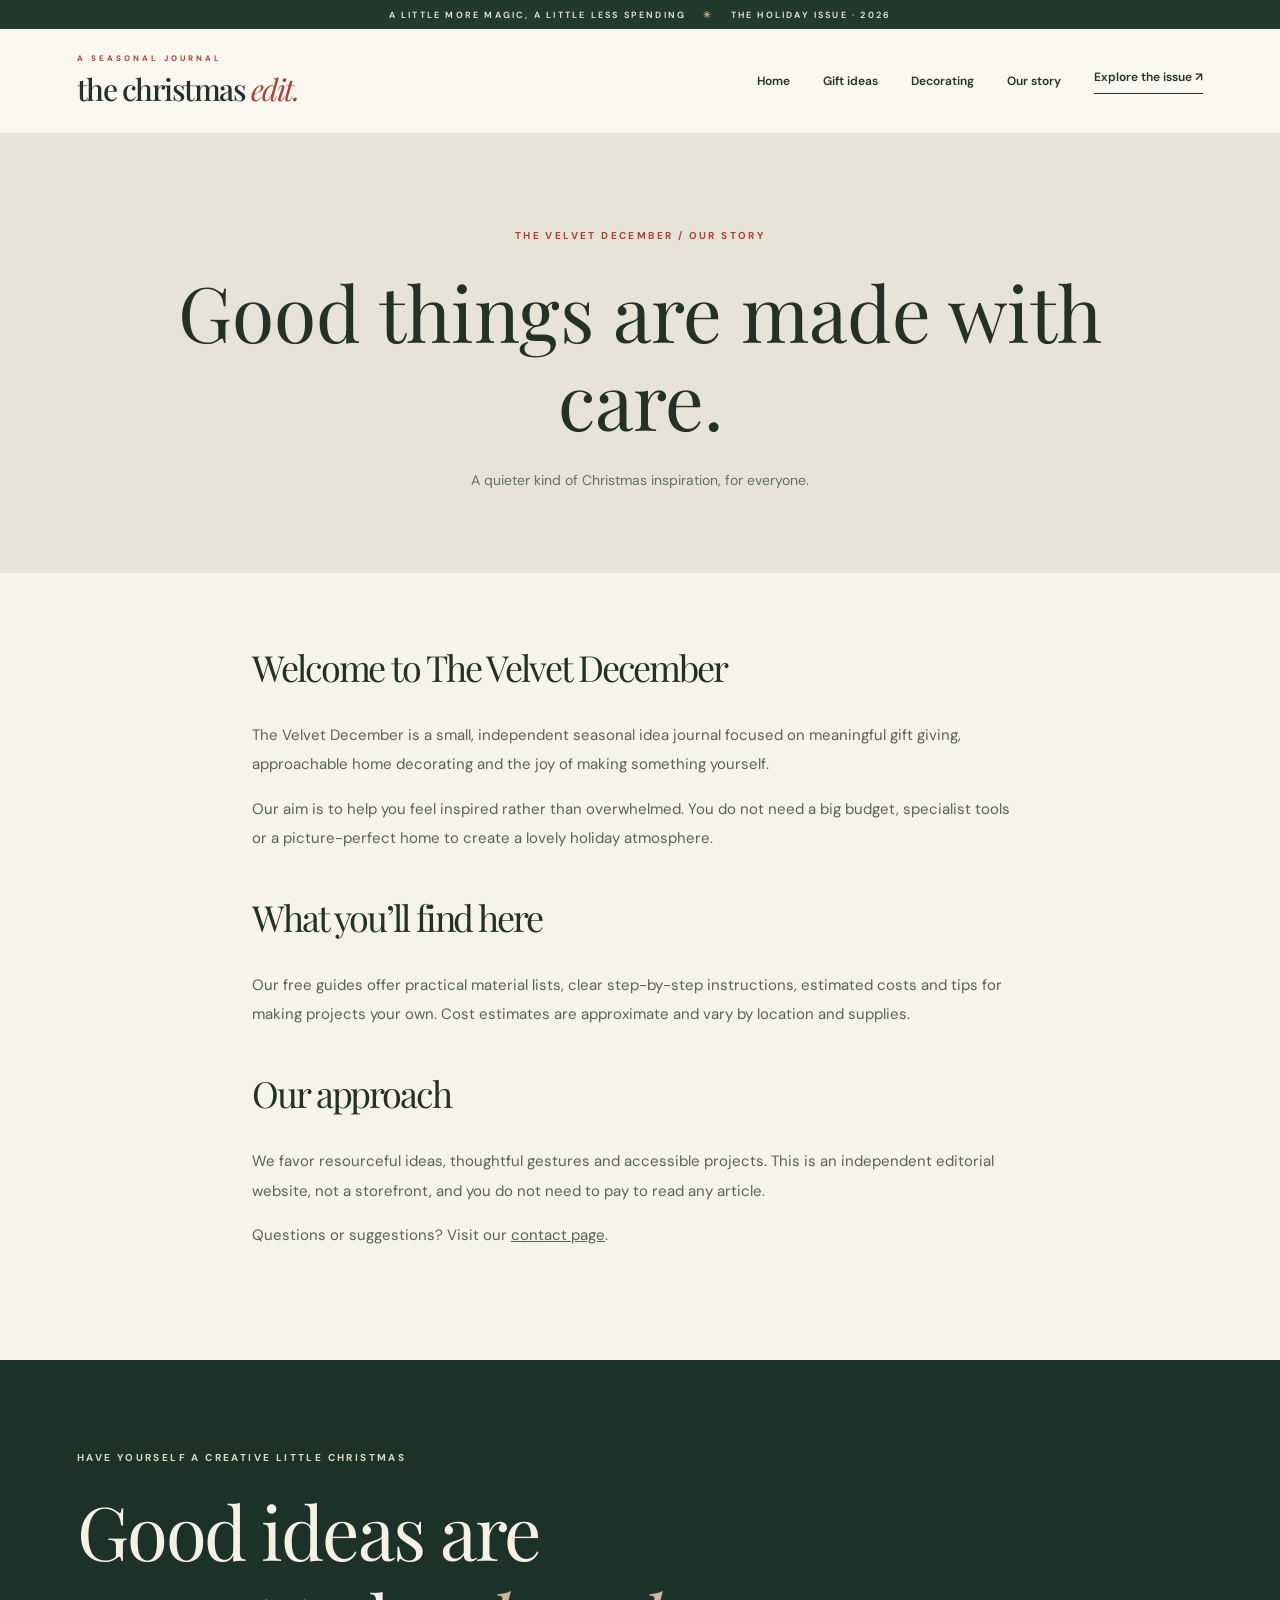
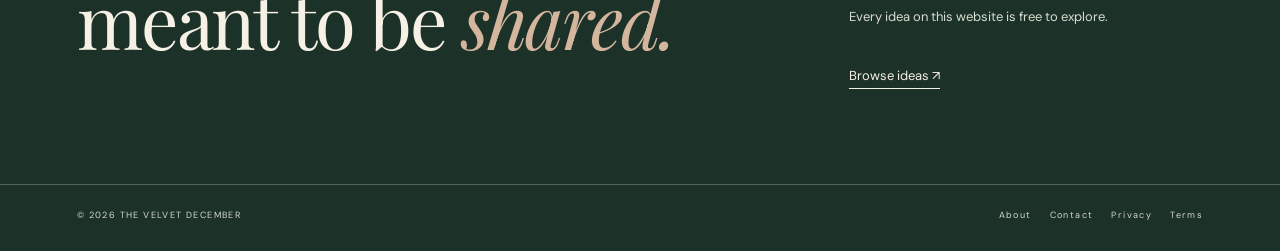
<file: about.html>
<!doctype html><html lang="en"><head><meta charset="utf-8"><meta name="viewport" content="width=device-width,initial-scale=1"><link rel="stylesheet" href="styles.css"><script defer src="script.js"></script><title>About us — The Velvet December</title><meta name="description" content="A quieter kind of Christmas inspiration, for everyone."></head><body><div class="topline">A LITTLE MORE MAGIC, A LITTLE LESS SPENDING <span>✳</span> THE HOLIDAY ISSUE · 2026</div><header class="site-header"><a class="logo" href="index.html"><span class="logo-kicker">A SEASONAL JOURNAL</span><strong>the christmas <em>edit.</em></strong></a><button class="nav-toggle" aria-label="Toggle menu" aria-expanded="false">☰</button><nav class="nav"><a href="index.html">Home</a><a href="index.html#explore">Gift ideas</a><a href="index.html#explore">Decorating</a><a href="about.html">Our story</a><a class="nav-feature" href="index.html#explore">Explore the issue ↗</a></nav></header><main><section class="page-hero"><span class="eyebrow">THE VELVET DECEMBER / OUR STORY</span><h1>Good things are made with care.</h1><p>A quieter kind of Christmas inspiration, for everyone.</p></section><div class="prose"><h2>Welcome to The Velvet December</h2><p>The Velvet December is a small, independent seasonal idea journal focused on meaningful gift giving, approachable home decorating and the joy of making something yourself.</p><p>Our aim is to help you feel inspired rather than overwhelmed. You do not need a big budget, specialist tools or a picture-perfect home to create a lovely holiday atmosphere.</p><h2>What you’ll find here</h2><p>Our free guides offer practical material lists, clear step-by-step instructions, estimated costs and tips for making projects your own. Cost estimates are approximate and vary by location and supplies.</p><h2>Our approach</h2><p>We favor resourceful ideas, thoughtful gestures and accessible projects. This is an independent editorial website, not a storefront, and you do not need to pay to read any article.</p><p>Questions or suggestions? Visit our <a href="contact.html">contact page</a>.</p></div></main><footer><div class="footer-grid wrap"><div><span class="eyebrow light">HAVE YOURSELF A CREATIVE LITTLE CHRISTMAS</span><h2>Good ideas are<br>meant to be <i>shared.</i></h2></div><div class="footer-right"><p>Every idea on this website is free to explore.</p><a href="index.html#explore">Browse ideas ↗</a></div></div><div class="footer-bottom wrap"><span>© <span id="year"></span> THE VELVET DECEMBER</span><div><a href="about.html">About</a><a href="contact.html">Contact</a><a href="privacy.html">Privacy</a><a href="terms.html">Terms</a></div></div></footer></body></html>
</file>
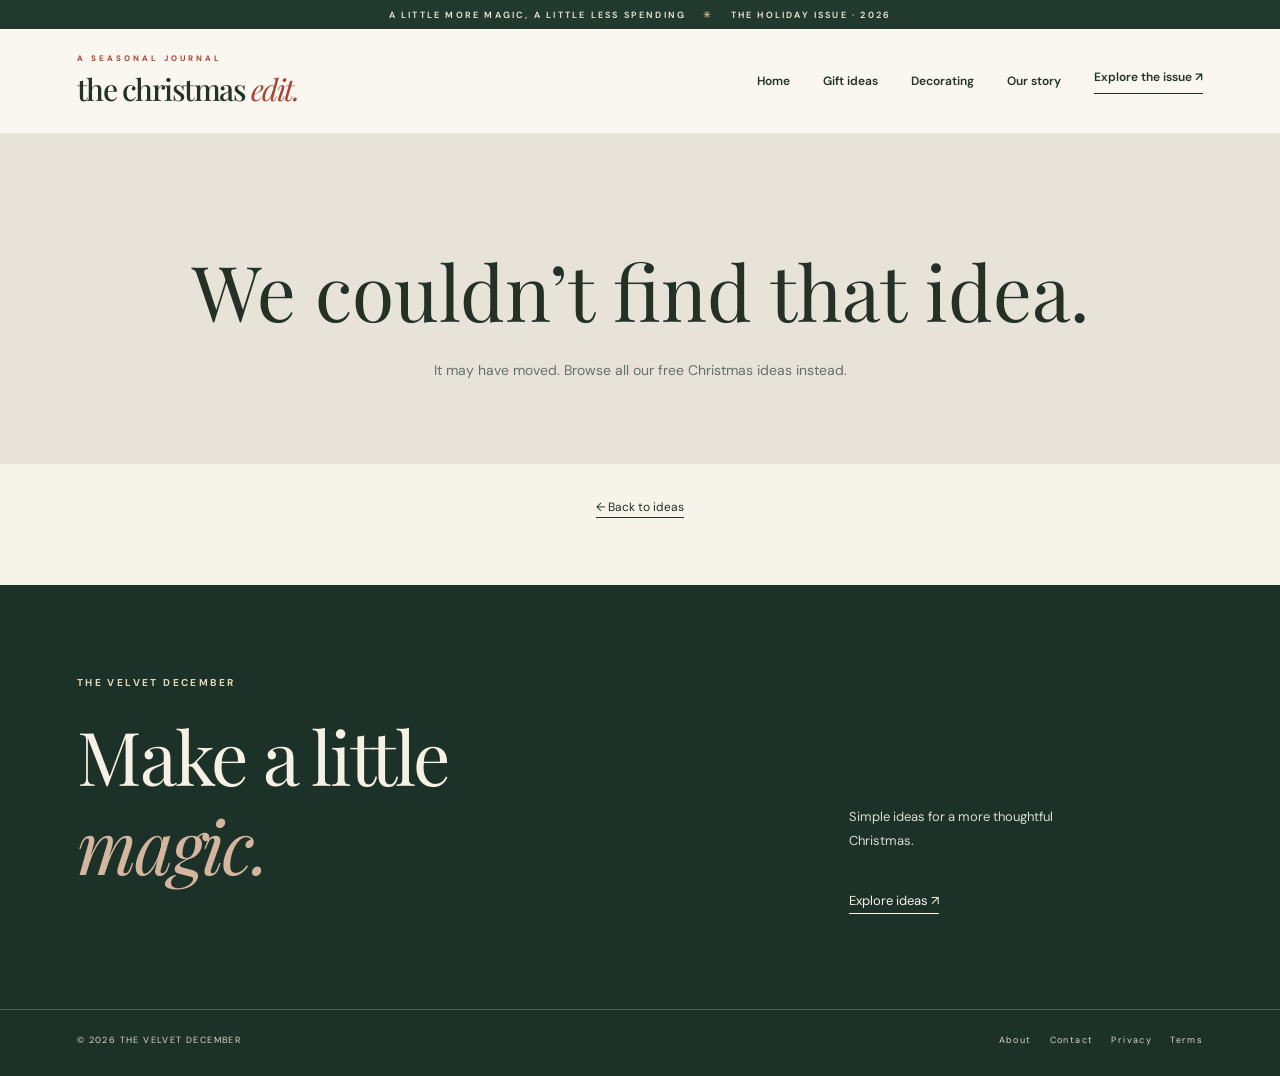
<file: article.html>
<!doctype html><html lang="en"><head><meta charset="utf-8"><meta name="viewport" content="width=device-width,initial-scale=1"><meta name="description" content="Free Christmas craft and gift instructions from The Velvet December."><title>Christmas Ideas — The Velvet December</title><link rel="stylesheet" href="styles.css"><script defer src="data.js"></script><script defer src="script.js"></script></head><body><div class="topline">A LITTLE MORE MAGIC, A LITTLE LESS SPENDING <span>✳</span> THE HOLIDAY ISSUE · 2026</div><header class="site-header"><a class="logo" href="index.html"><span class="logo-kicker">A SEASONAL JOURNAL</span><strong>the christmas <em>edit.</em></strong></a><button class="nav-toggle" aria-label="Toggle menu" aria-expanded="false">☰</button><nav class="nav"><a href="index.html">Home</a><a href="index.html#explore">Gift ideas</a><a href="index.html#explore">Decorating</a><a href="about.html">Our story</a><a class="nav-feature" href="index.html#explore">Explore the issue ↗</a></nav></header><main id="article-root"></main><footer><div class="footer-grid wrap"><div><span class="eyebrow light">THE VELVET DECEMBER</span><h2>Make a little<br><i>magic.</i></h2></div><div class="footer-right"><p>Simple ideas for a more thoughtful Christmas.</p><a href="index.html#explore">Explore ideas ↗</a></div></div><div class="footer-bottom wrap"><span>© <span id="year"></span> THE VELVET DECEMBER</span><div><a href="about.html">About</a><a href="contact.html">Contact</a><a href="privacy.html">Privacy</a><a href="terms.html">Terms</a></div></div></footer></body></html>
</file>
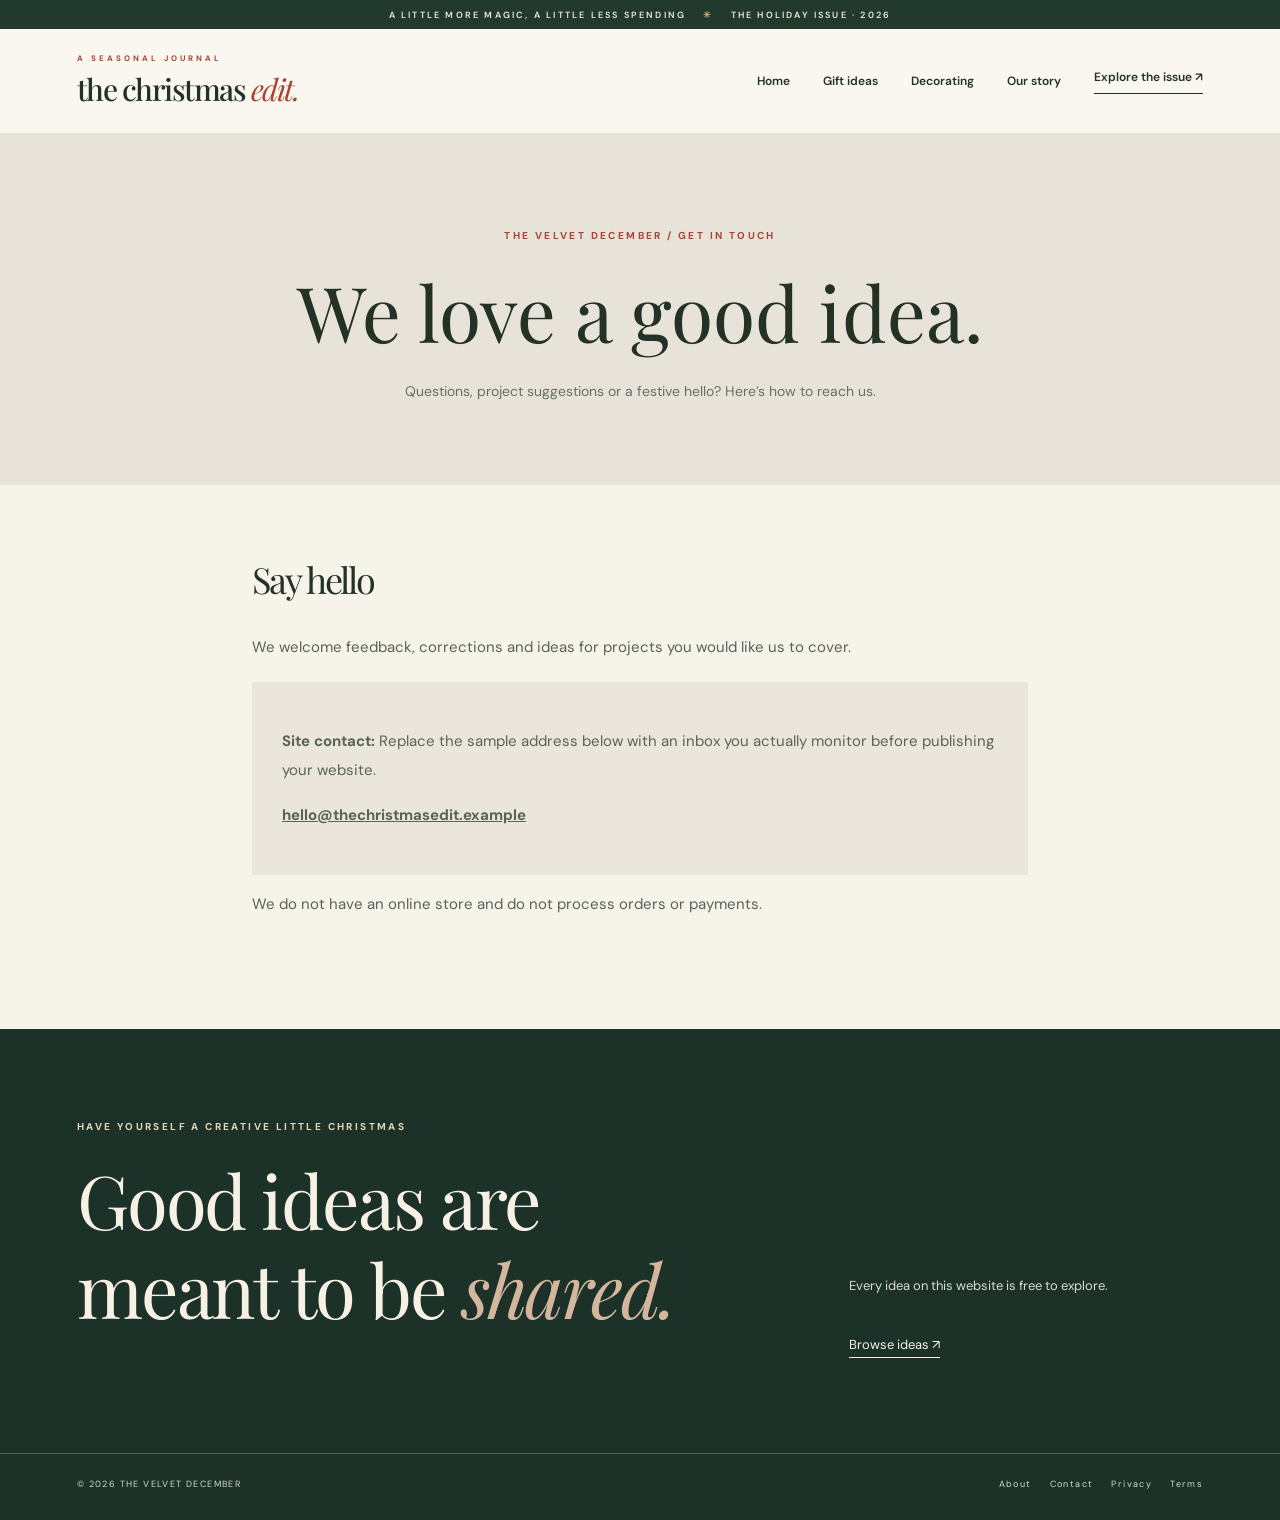
<file: contact.html>
<!doctype html><html lang="en"><head><meta charset="utf-8"><meta name="viewport" content="width=device-width,initial-scale=1"><link rel="stylesheet" href="styles.css"><script defer src="script.js"></script><title>Contact — The Velvet December</title><meta name="description" content="Questions, project suggestions or a festive hello? Here’s how to reach us."></head><body><div class="topline">A LITTLE MORE MAGIC, A LITTLE LESS SPENDING <span>✳</span> THE HOLIDAY ISSUE · 2026</div><header class="site-header"><a class="logo" href="index.html"><span class="logo-kicker">A SEASONAL JOURNAL</span><strong>the christmas <em>edit.</em></strong></a><button class="nav-toggle" aria-label="Toggle menu" aria-expanded="false">☰</button><nav class="nav"><a href="index.html">Home</a><a href="index.html#explore">Gift ideas</a><a href="index.html#explore">Decorating</a><a href="about.html">Our story</a><a class="nav-feature" href="index.html#explore">Explore the issue ↗</a></nav></header><main><section class="page-hero"><span class="eyebrow">THE VELVET DECEMBER / GET IN TOUCH</span><h1>We love a good idea.</h1><p>Questions, project suggestions or a festive hello? Here’s how to reach us.</p></section><div class="prose"><h2>Say hello</h2><p>We welcome feedback, corrections and ideas for projects you would like us to cover.</p><div class="contact-card"><p><strong>Site contact:</strong> Replace the sample address below with an inbox you actually monitor before publishing your website.</p><p><a href="mailto:hello@thechristmasedit.example">hello@thechristmasedit.example</a></p></div><p>We do not have an online store and do not process orders or payments.</p></div></main><footer><div class="footer-grid wrap"><div><span class="eyebrow light">HAVE YOURSELF A CREATIVE LITTLE CHRISTMAS</span><h2>Good ideas are<br>meant to be <i>shared.</i></h2></div><div class="footer-right"><p>Every idea on this website is free to explore.</p><a href="index.html#explore">Browse ideas ↗</a></div></div><div class="footer-bottom wrap"><span>© <span id="year"></span> THE VELVET DECEMBER</span><div><a href="about.html">About</a><a href="contact.html">Contact</a><a href="privacy.html">Privacy</a><a href="terms.html">Terms</a></div></div></footer></body></html>
</file>
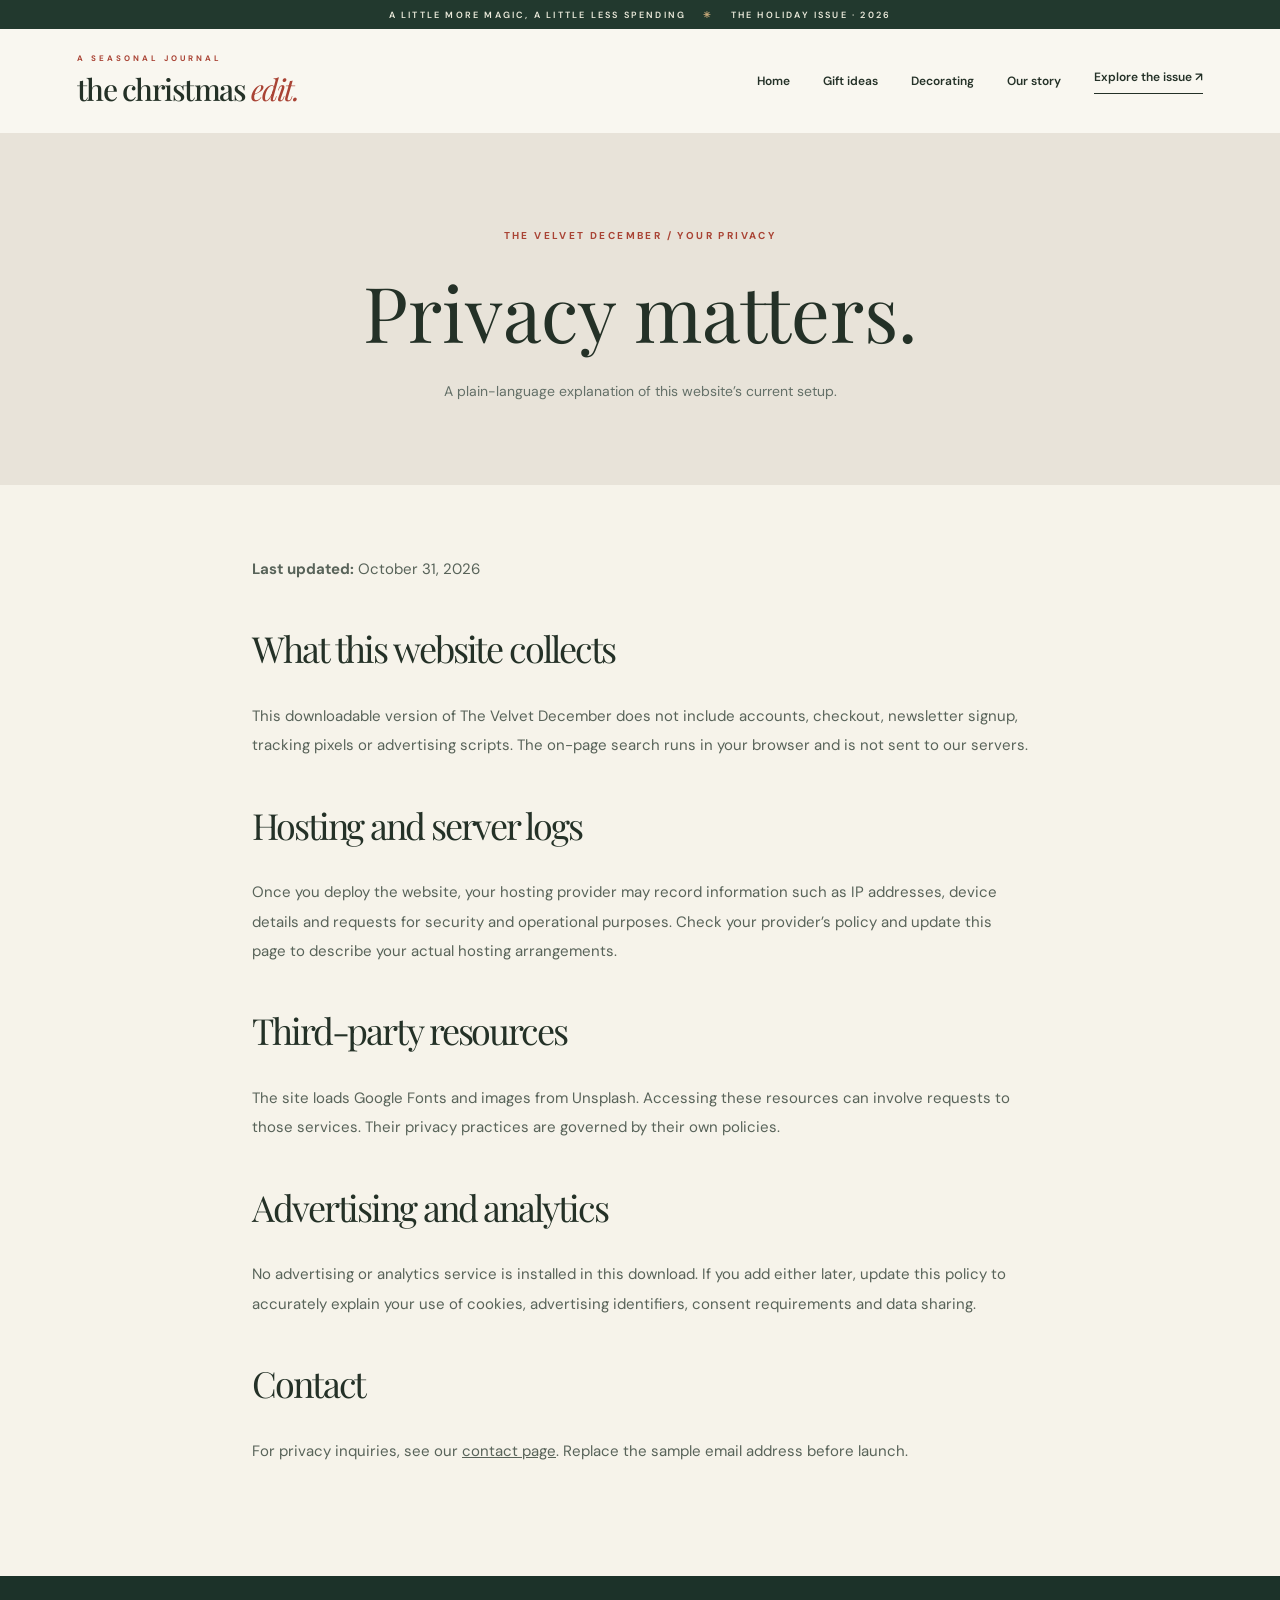
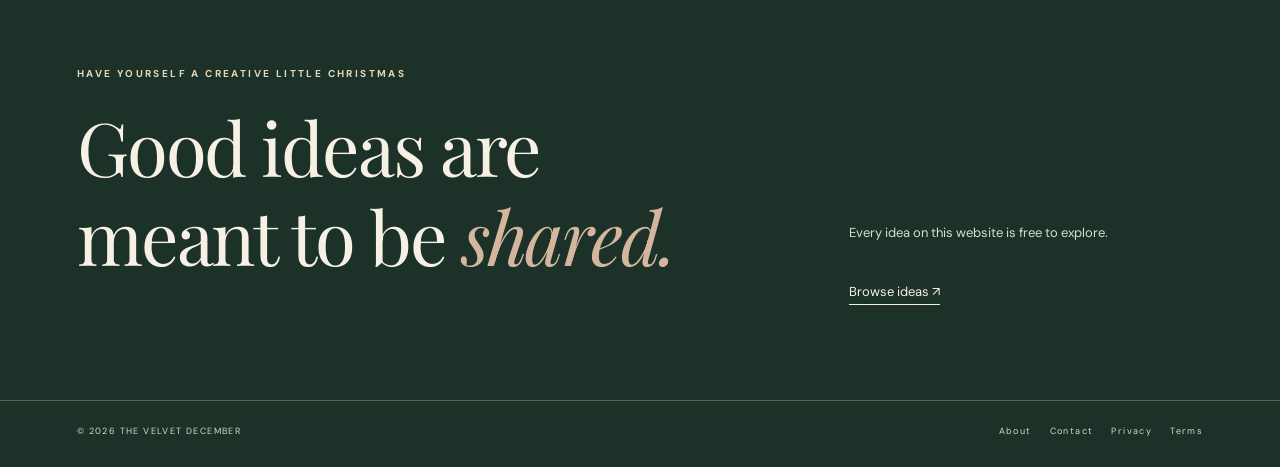
<file: privacy.html>
<!doctype html><html lang="en"><head><meta charset="utf-8"><meta name="viewport" content="width=device-width,initial-scale=1"><link rel="stylesheet" href="styles.css"><script defer src="script.js"></script><title>Privacy policy — The Velvet December</title><meta name="description" content="A plain-language explanation of this website’s current setup."></head><body><div class="topline">A LITTLE MORE MAGIC, A LITTLE LESS SPENDING <span>✳</span> THE HOLIDAY ISSUE · 2026</div><header class="site-header"><a class="logo" href="index.html"><span class="logo-kicker">A SEASONAL JOURNAL</span><strong>the christmas <em>edit.</em></strong></a><button class="nav-toggle" aria-label="Toggle menu" aria-expanded="false">☰</button><nav class="nav"><a href="index.html">Home</a><a href="index.html#explore">Gift ideas</a><a href="index.html#explore">Decorating</a><a href="about.html">Our story</a><a class="nav-feature" href="index.html#explore">Explore the issue ↗</a></nav></header><main><section class="page-hero"><span class="eyebrow">THE VELVET DECEMBER / YOUR PRIVACY</span><h1>Privacy matters.</h1><p>A plain-language explanation of this website’s current setup.</p></section><div class="prose"><p><strong>Last updated:</strong> October 31, 2026</p><h2>What this website collects</h2><p>This downloadable version of The Velvet December does not include accounts, checkout, newsletter signup, tracking pixels or advertising scripts. The on-page search runs in your browser and is not sent to our servers.</p><h2>Hosting and server logs</h2><p>Once you deploy the website, your hosting provider may record information such as IP addresses, device details and requests for security and operational purposes. Check your provider’s policy and update this page to describe your actual hosting arrangements.</p><h2>Third-party resources</h2><p>The site loads Google Fonts and images from Unsplash. Accessing these resources can involve requests to those services. Their privacy practices are governed by their own policies.</p><h2>Advertising and analytics</h2><p>No advertising or analytics service is installed in this download. If you add either later, update this policy to accurately explain your use of cookies, advertising identifiers, consent requirements and data sharing.</p><h2>Contact</h2><p>For privacy inquiries, see our <a href="contact.html">contact page</a>. Replace the sample email address before launch.</p></div></main><footer><div class="footer-grid wrap"><div><span class="eyebrow light">HAVE YOURSELF A CREATIVE LITTLE CHRISTMAS</span><h2>Good ideas are<br>meant to be <i>shared.</i></h2></div><div class="footer-right"><p>Every idea on this website is free to explore.</p><a href="index.html#explore">Browse ideas ↗</a></div></div><div class="footer-bottom wrap"><span>© <span id="year"></span> THE VELVET DECEMBER</span><div><a href="about.html">About</a><a href="contact.html">Contact</a><a href="privacy.html">Privacy</a><a href="terms.html">Terms</a></div></div></footer></body></html>
</file>
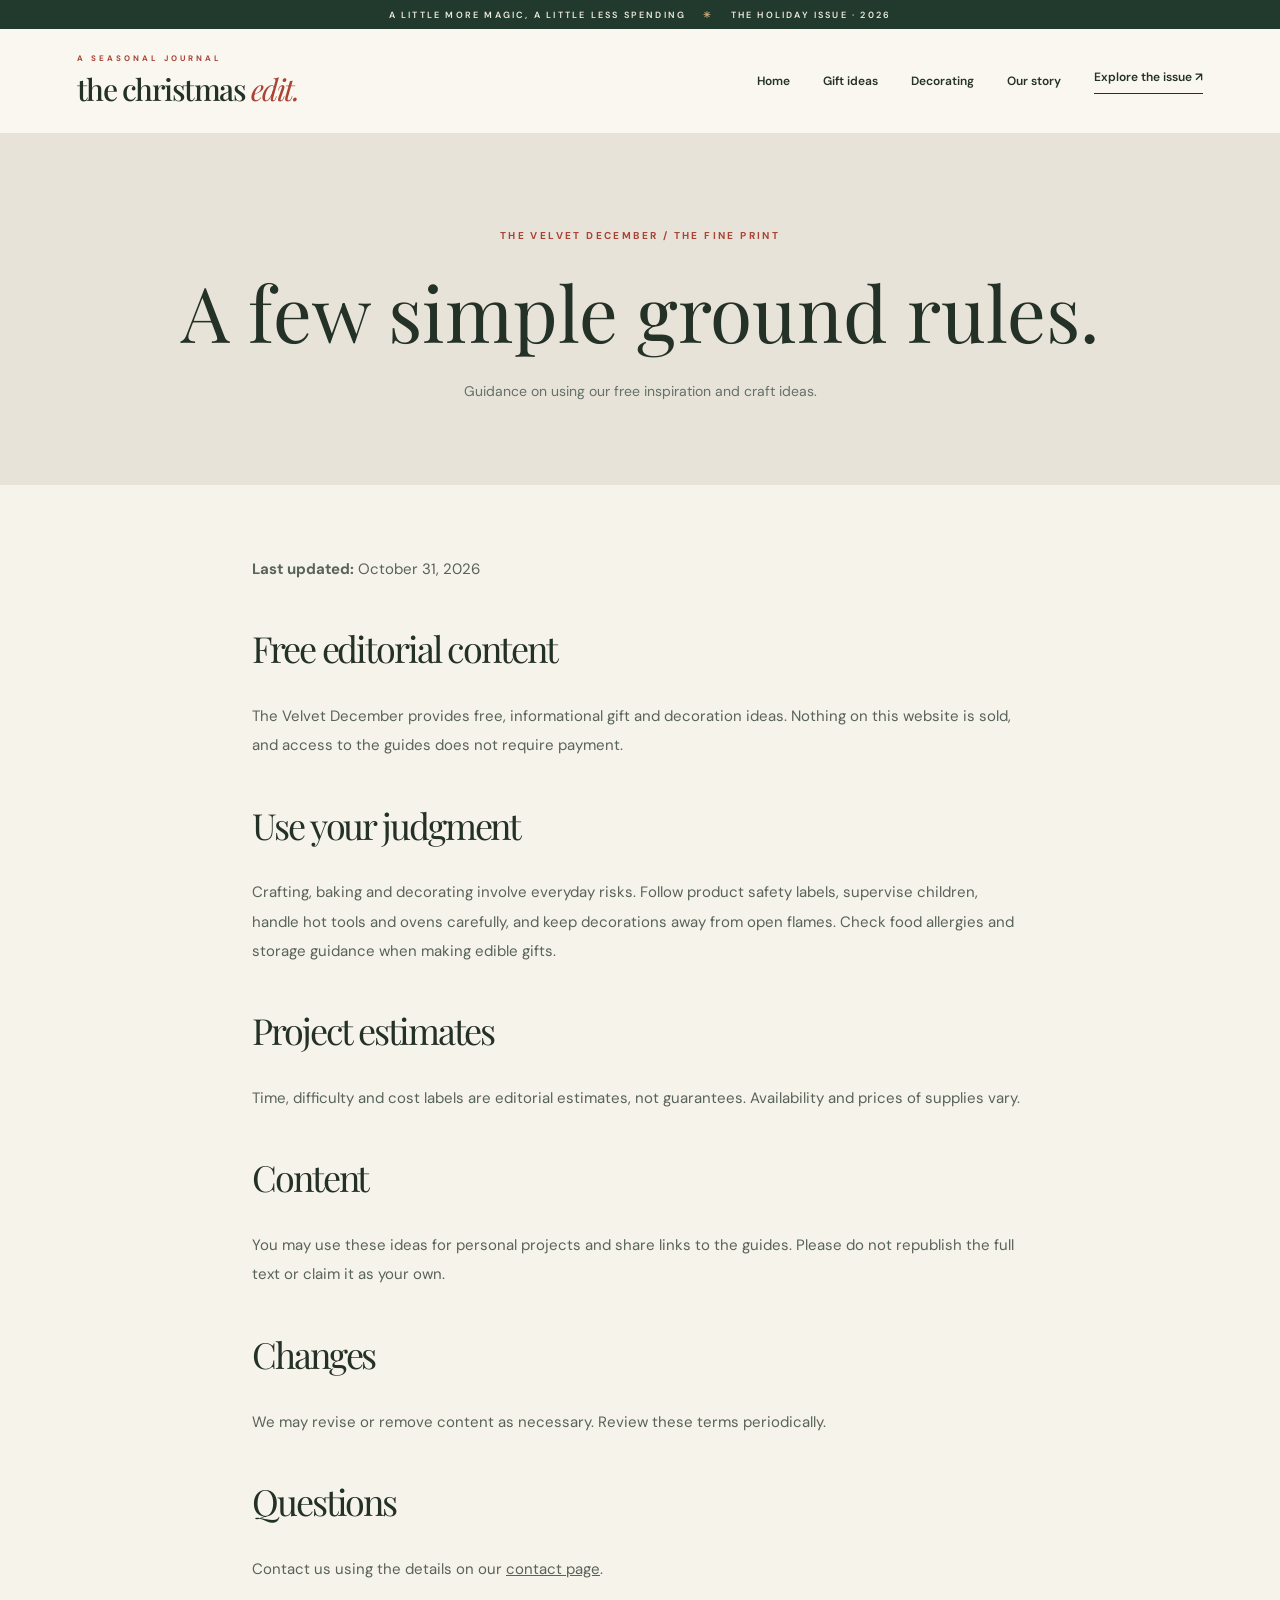
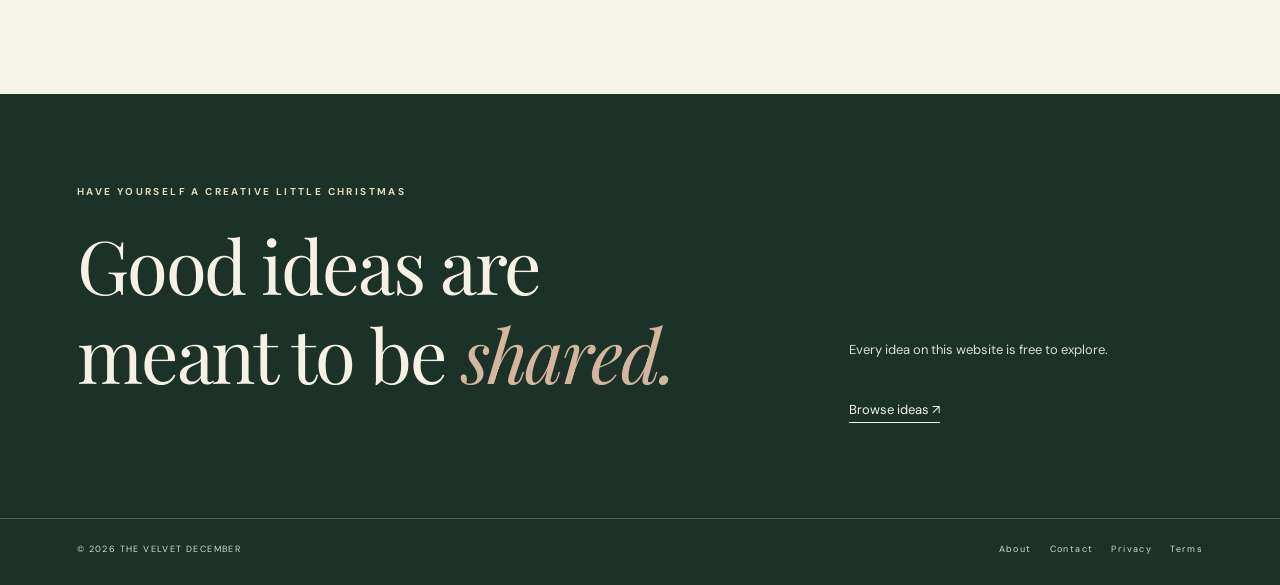
<file: terms.html>
<!doctype html><html lang="en"><head><meta charset="utf-8"><meta name="viewport" content="width=device-width,initial-scale=1"><link rel="stylesheet" href="styles.css"><script defer src="script.js"></script><title>Terms of use — The Velvet December</title><meta name="description" content="Guidance on using our free inspiration and craft ideas."></head><body><div class="topline">A LITTLE MORE MAGIC, A LITTLE LESS SPENDING <span>✳</span> THE HOLIDAY ISSUE · 2026</div><header class="site-header"><a class="logo" href="index.html"><span class="logo-kicker">A SEASONAL JOURNAL</span><strong>the christmas <em>edit.</em></strong></a><button class="nav-toggle" aria-label="Toggle menu" aria-expanded="false">☰</button><nav class="nav"><a href="index.html">Home</a><a href="index.html#explore">Gift ideas</a><a href="index.html#explore">Decorating</a><a href="about.html">Our story</a><a class="nav-feature" href="index.html#explore">Explore the issue ↗</a></nav></header><main><section class="page-hero"><span class="eyebrow">THE VELVET DECEMBER / THE FINE PRINT</span><h1>A few simple ground rules.</h1><p>Guidance on using our free inspiration and craft ideas.</p></section><div class="prose"><p><strong>Last updated:</strong> October 31, 2026</p><h2>Free editorial content</h2><p>The Velvet December provides free, informational gift and decoration ideas. Nothing on this website is sold, and access to the guides does not require payment.</p><h2>Use your judgment</h2><p>Crafting, baking and decorating involve everyday risks. Follow product safety labels, supervise children, handle hot tools and ovens carefully, and keep decorations away from open flames. Check food allergies and storage guidance when making edible gifts.</p><h2>Project estimates</h2><p>Time, difficulty and cost labels are editorial estimates, not guarantees. Availability and prices of supplies vary.</p><h2>Content</h2><p>You may use these ideas for personal projects and share links to the guides. Please do not republish the full text or claim it as your own.</p><h2>Changes</h2><p>We may revise or remove content as necessary. Review these terms periodically.</p><h2>Questions</h2><p>Contact us using the details on our <a href="contact.html">contact page</a>.</p></div></main><footer><div class="footer-grid wrap"><div><span class="eyebrow light">HAVE YOURSELF A CREATIVE LITTLE CHRISTMAS</span><h2>Good ideas are<br>meant to be <i>shared.</i></h2></div><div class="footer-right"><p>Every idea on this website is free to explore.</p><a href="index.html#explore">Browse ideas ↗</a></div></div><div class="footer-bottom wrap"><span>© <span id="year"></span> THE VELVET DECEMBER</span><div><a href="about.html">About</a><a href="contact.html">Contact</a><a href="privacy.html">Privacy</a><a href="terms.html">Terms</a></div></div></footer></body></html>
</file>
<file: styles.css>
@import url('https://fonts.googleapis.com/css2?family=DM+Sans:wght@400;500;600;700&family=Playfair+Display:ital,wght@0,400;0,500;0,600;1,400;1,500&display=swap');
:root{--pine:#22392e;--red:#a94334;--paper:#f6f3ea;--ink:#243127;--sand:#e9e4d8;--muted:#686c60}*{box-sizing:border-box}html{scroll-behavior:smooth}body{margin:0;color:var(--ink);background:var(--paper);font-family:'DM Sans',sans-serif;-webkit-font-smoothing:antialiased}a{color:inherit;text-decoration:none}button,input,textarea{font:inherit}button{cursor:pointer}img{display:block;width:100%;object-fit:cover}.wrap{max-width:1370px;margin:auto;padding-inline:6%}.topline{height:29px;display:flex;align-items:center;justify-content:center;gap:17px;background:var(--pine);color:#ecebdc;font-size:9px;letter-spacing:2.2px;font-weight:600}.topline span{color:#c5a778}.site-header{height:104px;display:flex;align-items:center;justify-content:space-between;padding:0 6%;background:#f9f7f0}.logo{display:flex;flex-direction:column;gap:6px}.logo-kicker{font-size:8px;letter-spacing:3px;color:var(--red);font-weight:700}.logo strong{font-family:'Playfair Display',serif;font-size:30px;letter-spacing:-1.5px;font-weight:500}.logo em{font-weight:400;color:var(--red)}.nav{display:flex;align-items:center;gap:33px;font-size:12px;font-weight:600}.nav a:hover,.nav .active{color:var(--red)}.nav-feature{border-bottom:1px solid;padding-bottom:8px}.nav-toggle{display:none;background:none;border:0;font-size:24px}.hero{height:min(700px,72vw);min-height:550px;position:relative;color:#fff;overflow:hidden;background:#413f31}.hero-photo{position:absolute;inset:0;background-image:url('https://images.unsplash.com/photo-1510798831971-661eb04b3739?w=2000&q=90');background-size:cover;background-position:center 55%;filter:saturate(.8)}.hero-tint{position:absolute;inset:0;background:linear-gradient(90deg,rgba(15,32,24,.82) 0%,rgba(20,38,28,.56) 49%,rgba(20,38,28,.06) 100%)}.hero-content{position:relative;margin-left:10.4%;padding-top:105px;max-width:700px}.eyebrow{font-size:10px;letter-spacing:2.4px;font-weight:700;color:var(--red);text-transform:uppercase}.eyebrow.light{color:#e5d8b7}.hero h1{font-family:'Playfair Display',serif;font-weight:400;font-size:clamp(58px,6.3vw,104px);line-height:1.08;letter-spacing:-3.8px;margin:24px 0}.hero h1 i{font-weight:400;color:#ecd8b1}.hero p{max-width:420px;line-height:1.8;font-size:15px;color:#f5efe1;margin:0 0 28px}.cream-btn{display:inline-flex;align-items:center;gap:58px;background:#f2e9d7;padding:18px 24px;color:var(--pine);font-size:12px;font-weight:700}.cream-btn:hover{background:white}.hero-side{position:absolute;right:31px;top:40%;writing-mode:vertical-rl;letter-spacing:2.5px;font-size:9px}.hero-number{position:absolute;bottom:28px;right:6%;font-size:12px;letter-spacing:2px}.marquee{height:62px;background:#e7dfd1;display:flex;align-items:center;justify-content:space-around;gap:30px;overflow:hidden;white-space:nowrap;font-size:11px;letter-spacing:2.8px;font-weight:700}.marquee b{color:var(--red);font-size:20px}.intro{display:grid;grid-template-columns:35% 65%;padding-top:112px;padding-bottom:120px}.intro-label{display:flex;flex-direction:column;align-items:flex-start;gap:25px}.tiny-star{font-size:52px;color:var(--red)}h2{font-family:'Playfair Display',serif;font-weight:400;letter-spacing:-2.1px}.intro h2{font-size:clamp(38px,4.5vw,70px);line-height:1.22;margin:-16px 0 20px}.intro h2 i,.feature-left h2 i,.section-top h2 i,.story h2 i,footer h2 i{color:var(--red);font-weight:400}.intro p{font-size:15px;line-height:2;max-width:615px;color:#626a60}.text-link,.under-link{font-size:12px;letter-spacing:.3px;font-weight:700;border-bottom:1px solid var(--red);padding-bottom:9px;display:inline-block;margin-top:22px}.text-link span{margin-left:25px}.feature-section{background:#e8e3d9;display:grid;grid-template-columns:45% 55%;padding-top:0;padding-bottom:0;max-width:none;padding-left:max(calc((100vw - 1370px)/2 + 6%),6%);padding-right:0;min-height:575px}.feature-left{padding:85px 13% 65px 0}.feature-left h2{font-size:clamp(50px,5.1vw,77px);line-height:1.13;margin:31px 0}.feature-left p{line-height:1.9;color:var(--muted);max-width:370px;font-size:14px}.feature-image{position:relative;min-height:575px;overflow:hidden}.feature-image img{height:100%;position:absolute;inset:0;transition:transform .5s}.feature-image:hover img{transform:scale(1.04)}.feature-sticker{position:absolute;left:-1px;bottom:48px;background:var(--red);color:white;padding:30px 34px;font-family:'Playfair Display',serif;font-size:21px;font-style:italic;transform:rotate(-4deg);line-height:1.2}.explore{padding-top:115px;padding-bottom:135px}.section-top{display:flex;justify-content:space-between;align-items:end;gap:40px}.section-top h2{font-size:clamp(43px,4.5vw,69px);margin:15px 0 0}.explore-intro{max-width:340px;line-height:1.8;color:var(--muted);font-size:13px}.controls{display:flex;justify-content:space-between;align-items:center;gap:22px;border-bottom:1px solid #d8d3c9;margin:50px 0 40px;padding-bottom:18px}.filter-row{display:flex;gap:24px}.filter{border:0;background:none;color:#818177;font-size:12px;font-weight:700;padding:8px 0}.filter.active{color:var(--red);border-bottom:2px solid var(--red)}.filter span{font-size:10px;vertical-align:top;margin-left:3px}.searchbox{border-bottom:1px solid #c7c1b6;display:flex;gap:8px;align-items:center}.searchbox span{font-size:25px}.searchbox input{border:none;outline:none;background:transparent;font-size:12px;padding:7px;width:190px}.idea-grid{display:grid;grid-template-columns:repeat(3,1fr);gap:54px 27px}.idea-card img{aspect-ratio:1.08;object-fit:cover;background:#ddd5c5;transition:transform .4s}.idea-card .thumb{overflow:hidden;position:relative;background:#ddd5c5}.idea-card:hover img{transform:scale(1.045)}.card-badge{position:absolute;left:18px;top:18px;padding:9px 12px;background:#f7f2e7;color:var(--ink);font-size:10px;font-weight:700;letter-spacing:.6px}.card-meta{margin:21px 0 13px;color:var(--red);font-size:10px;letter-spacing:1.7px;font-weight:700;text-transform:uppercase}.idea-card h3{font:400 27px/1.28 'Playfair Display',serif;margin:0 0 12px;letter-spacing:-.4px}.idea-card p{font-size:12.5px;color:var(--muted);line-height:1.8;margin:0 0 14px}.card-read{font-size:11px;font-weight:700;border-bottom:1px solid #b8a18b;padding-bottom:5px}.no-results{padding:35px;font-size:14px}.quote-panel{background:var(--pine);color:#faf2e2;text-align:center;padding:105px 20px}.quote-inner{max-width:920px;margin:auto}.quote-panel p{font:400 clamp(35px,5vw,75px)/1.25 'Playfair Display',serif;margin:25px 0}.quote-panel p i{color:#dcb89f}.quote-sig{font-size:10px;letter-spacing:3px;color:#d8c6a6}.story{display:grid;grid-template-columns:46% 54%;align-items:center;gap:9%;padding-top:125px;padding-bottom:130px}.story-photo img{height:535px}.story-copy{max-width:480px}.story h2{font-size:clamp(44px,4.6vw,67px);line-height:1.18;margin:25px 0}.story p{font-size:14px;line-height:1.9;color:var(--muted)}footer{background:#1c3229;color:#f7f0e5}.footer-grid{display:grid;grid-template-columns:65% 35%;gap:40px;padding-top:85px;padding-bottom:100px}footer h2{font-size:clamp(45px,5.8vw,86px);line-height:1.2;margin:20px 0}footer h2 i{color:#d4b59e}.footer-right{display:flex;flex-direction:column;justify-content:end;max-width:270px}.footer-right p{font-size:13px;line-height:1.9;color:#d8ddcf}.footer-right a{margin-top:25px;font-size:13px;text-decoration:underline;text-underline-offset:8px}.footer-bottom{border-top:1px solid #536358;padding-top:24px;padding-bottom:30px;display:flex;justify-content:space-between;gap:25px;font-size:9px;letter-spacing:1.4px;color:#d4d9cb}.footer-bottom div{display:flex;gap:18px}.page-hero{background:#e8e3d9;padding:90px 6% 80px;text-align:center}.page-hero h1{font:400 clamp(47px,6vw,83px)/1.15 'Playfair Display',serif;max-width:950px;margin:23px auto}.page-hero p{max-width:650px;margin:auto;line-height:1.9;color:#647068;font-size:14px}.prose{max-width:820px;margin:70px auto 110px;padding:0 22px}.prose h2{font-size:36px;margin-top:40px}.prose p,.prose li{font-size:15px;line-height:1.95;color:#586359}.prose a{text-decoration:underline}.prose ul{padding-left:20px}.article-hero{padding:75px 6% 55px;text-align:center}.article-hero h1{font:400 clamp(47px,5.4vw,78px)/1.13 'Playfair Display',serif;max-width:950px;margin:20px auto}.article-summary{max-width:640px;margin:0 auto 30px;font-size:15px;color:#647068;line-height:1.8}.article-photo{width:min(1050px,88%);max-height:620px;aspect-ratio:16/9;margin:0 auto;object-fit:cover}.article-details{display:flex;gap:45px;justify-content:center;padding:33px 20px;border-bottom:1px solid #ddd8ce;max-width:1050px;margin:auto;font-size:11px;letter-spacing:1px;font-weight:700}.article-body{max-width:950px;display:grid;grid-template-columns:30% 70%;gap:50px;margin:75px auto 130px;padding:0 25px}.article-body h2{font-size:38px;margin:0 0 22px}.article-body p,.article-body li{line-height:1.9;color:#57635a;font-size:15px}.article-body li{padding-bottom:13px}.article-body ol{padding-left:22px}.materials{border-top:2px solid var(--red);padding-top:25px}.tip{padding:24px;background:#ebe5d9;margin-top:28px}.tip strong{color:var(--red);font-size:12px;text-transform:uppercase;letter-spacing:1px}.contact-card{background:#ebe6db;padding:30px;margin-top:20px}.contact-card a{font-weight:700}.back-link{display:block;text-align:center;margin:35px auto 70px;font-size:12px;text-decoration:underline;text-underline-offset:6px}@media(max-width:850px){.site-header{height:85px}.logo strong{font-size:24px}.nav-toggle{display:block}.nav{display:none;position:absolute;top:114px;left:0;right:0;z-index:20;background:#faf7f0;padding:25px 6%;flex-direction:column;align-items:start;gap:23px;box-shadow:0 16px 25px #0002}.nav.open{display:flex}.hero{min-height:590px;height:auto}.hero-content{padding:105px 6% 110px;margin:0}.hero h1{font-size:clamp(54px,9vw,84px)}.hero-side{display:none}.intro{grid-template-columns:1fr;gap:20px;padding-top:75px;padding-bottom:80px}.tiny-star{display:none}.feature-section{grid-template-columns:1fr;padding:0}.feature-left{padding:65px 6%}.feature-image{min-height:440px}.explore{padding-top:75px;padding-bottom:85px}.section-top{display:block}.explore-intro{margin-top:22px}.idea-grid{grid-template-columns:repeat(2,1fr)}.story{grid-template-columns:1fr;gap:45px;padding-top:80px;padding-bottom:85px}.story-photo img{height:430px}.footer-grid{grid-template-columns:1fr;gap:10px}.footer-bottom{flex-wrap:wrap}.article-body{grid-template-columns:1fr;gap:35px}.article-details{flex-wrap:wrap;gap:16px 30px}}@media(max-width:540px){.topline{font-size:7px;letter-spacing:1px;gap:7px}.hero h1{letter-spacing:-2px;font-size:52px}.hero p{font-size:13px}.hero-photo{background-position:61% center}.marquee{font-size:9px}.intro h2,.section-top h2{font-size:42px}.feature-left h2{font-size:55px}.controls{align-items:stretch;flex-direction:column}.filter-row{justify-content:space-between}.filter{font-size:11px}.searchbox input{width:100%}.idea-grid{grid-template-columns:1fr;gap:45px}.idea-card img{aspect-ratio:1.25}.quote-panel{padding:85px 25px}.story-photo img{height:360px}.story h2{font-size:47px}.footer-bottom{font-size:8px}.article-photo{width:100%}.article-hero{padding:65px 6% 35px}.article-hero h1{font-size:45px}.article-details{justify-content:start;padding-left:6%}.article-body{margin-top:50px}.page-hero{padding:75px 6% 65px}}
</file>
